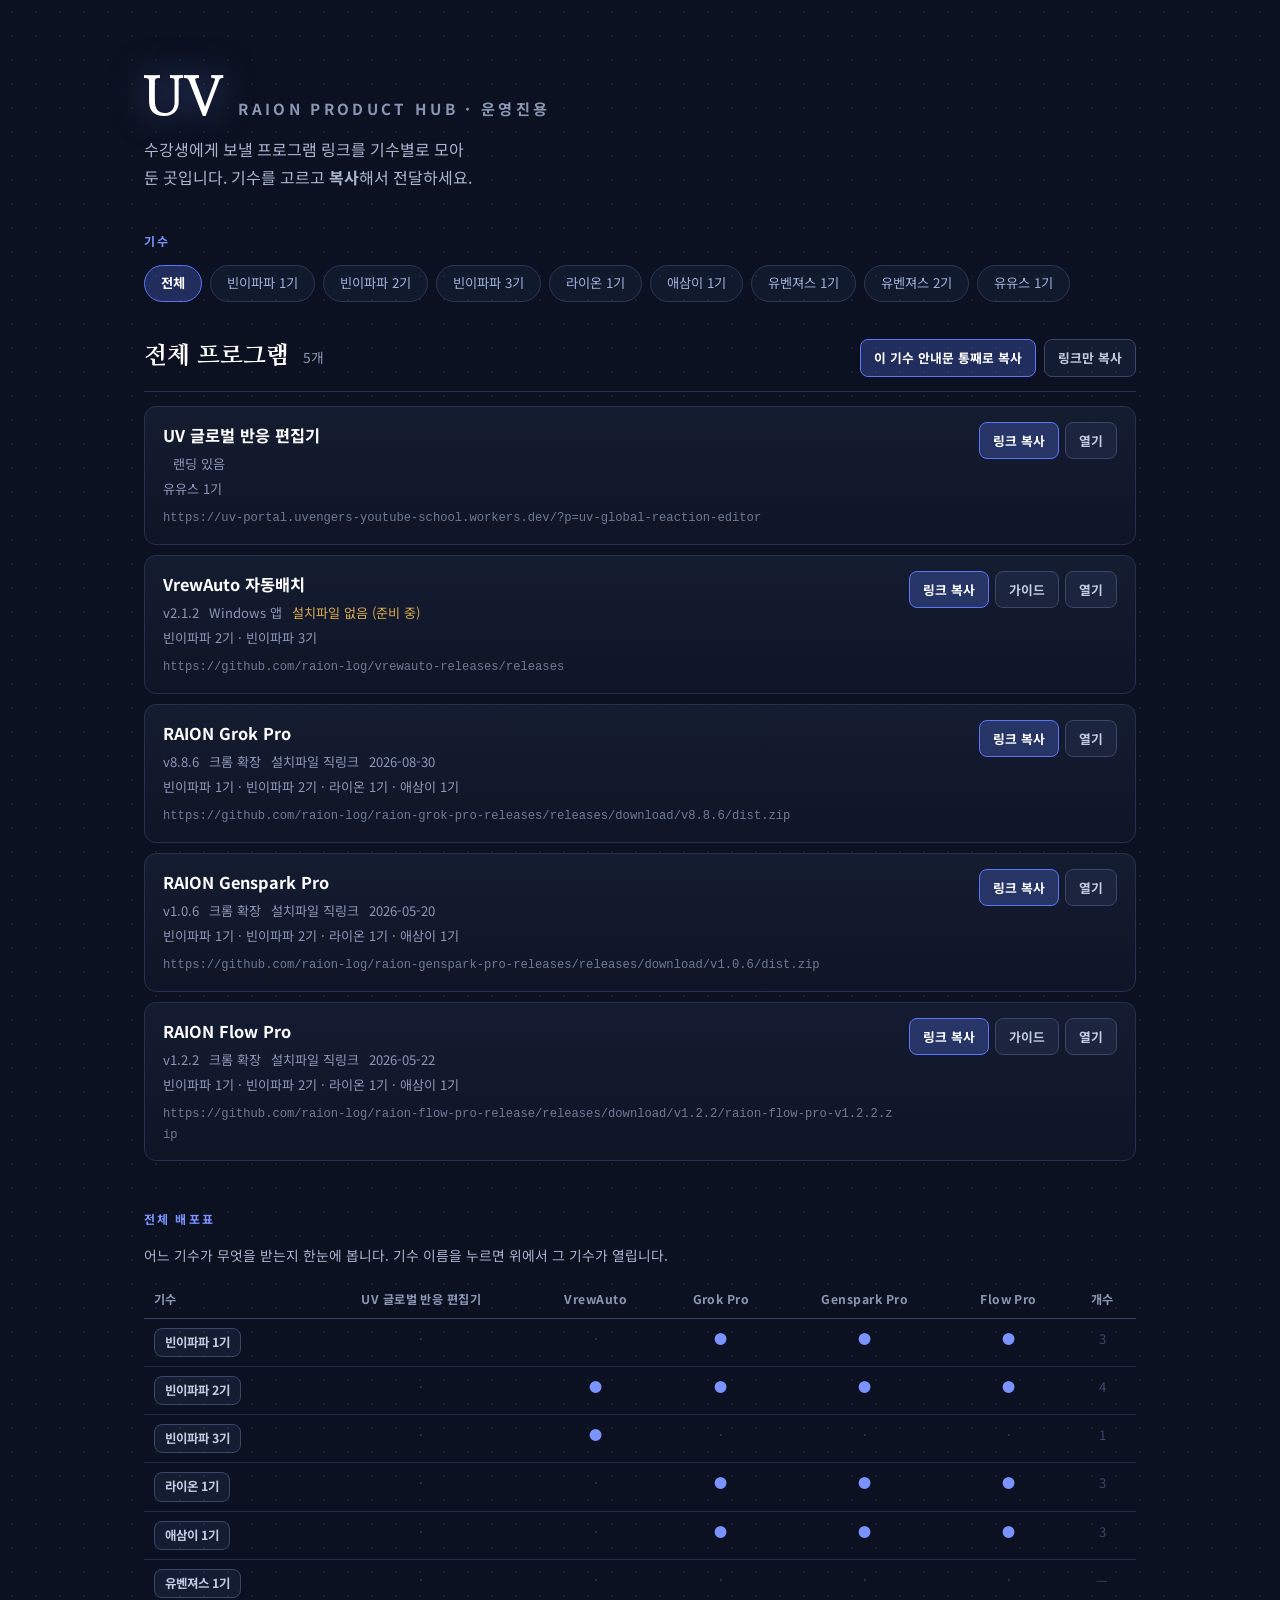
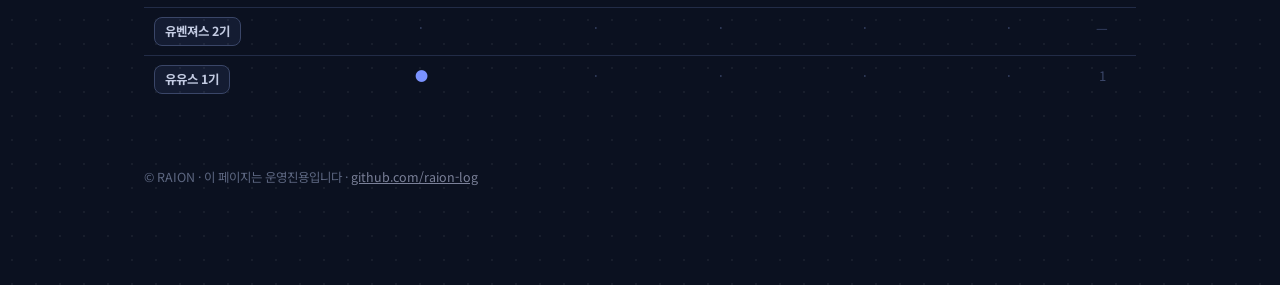
<file: index.html>
<!doctype html>
<html lang="ko">
<head>
<meta charset="utf-8">
<meta name="viewport" content="width=device-width,initial-scale=1">
<title>UV 제품 허브 — 운영진용</title>
<link rel="icon" href="data:image/svg+xml,%3Csvg xmlns='http://www.w3.org/2000/svg' viewBox='0 0 32 32'%3E%3Crect width='32' height='32' rx='7' fill='%230d1526'/%3E%3Ctext x='16' y='22' font-family='Georgia' font-size='14' font-weight='bold' fill='%237b93ff' text-anchor='middle'%3EUV%3C/text%3E%3C/svg%3E">
<link rel="stylesheet" href="https://fonts.googleapis.com/css2?family=Nanum+Myeongjo:wght@700;800&family=Noto+Sans+KR:wght@400;500;700&display=swap">
<link rel="stylesheet" href="uv.css">
<style>
/* ★운영진용 화면. 수강생에게 보내는 페이지가 아니라 **링크를 골라 복사하는 도구**다.
   공통 스타일은 uv.css 를 쓰고, 여기 필요한 것만 더한다
   (uv.css 는 지금 다른 작업이 만지는 중이라 건드리지 않는다). */
main{max-width:1040px}
.tag{max-width:640px}

/* 기수 줄 — 고른 기수와 개수를 크게 */
.picked{
  display:flex;align-items:baseline;gap:14px;flex-wrap:wrap;
  margin:34px 0 14px;padding-bottom:14px;border-bottom:1px solid #26314f;
}
.picked h2{
  font-family:"Nanum Myeongjo",serif;font-size:1.5rem;margin:0;color:#fff;font-weight:800;
}
.picked .count{color:#8b96b4;font-size:.86rem}
.picked .act{margin-left:auto;display:flex;gap:8px;flex-wrap:wrap}

/* 프로그램 한 줄 — 카드보다 촘촘하게. 훑고 복사하는 화면이다. */
.rows{display:grid;gap:10px}
.row{
  display:grid;grid-template-columns:1fr auto;gap:16px;align-items:start;
  border:1px solid #26314f;border-radius:12px;padding:15px 18px;
  background:linear-gradient(180deg,rgba(21,29,50,.92),rgba(15,21,38,.92));
}
.row .name{font-weight:700;color:#fff;font-size:1.02rem;display:flex;align-items:center;gap:10px;flex-wrap:wrap}
.row .name .ed{
  font-size:.76rem;font-weight:700;color:#b9c6ee;background:rgba(123,147,255,.16);
  border:1px solid #3d4a76;border-radius:999px;padding:2px 11px;
}
.row .sub{color:#8b96b4;font-size:.82rem;margin-top:4px;display:flex;gap:10px;flex-wrap:wrap}
.row .sub .warn{color:#d9a94e}
.row .link{
  margin-top:8px;font-family:Consolas,"D2Coding",monospace;font-size:.76rem;
  color:#6f7994;word-break:break-all;
}
.row .btns{display:flex;gap:6px;flex-wrap:wrap;justify-content:flex-end}

.btn{
  appearance:none;font:inherit;font-size:.8rem;font-weight:700;cursor:pointer;
  border:1px solid #3a4668;border-radius:8px;padding:7px 13px;
  color:#c3cbe2;background:rgba(123,147,255,.08);white-space:nowrap;
}
.btn:hover{border-color:#5b76f7;color:#fff;background:rgba(91,118,247,.22)}
.btn:focus-visible{outline:2px solid #7b93ff;outline-offset:2px}
.btn.primary{border-color:#5b76f7;background:rgba(91,118,247,.28);color:#fff}
.btn.done{border-color:#3f8f6a;background:rgba(79,190,139,.2);color:#9fe0c0}
.btn[disabled]{opacity:.4;cursor:not-allowed}
a.btn{text-decoration:none;display:inline-block}

/* 전체 배포표 — 기수 × 프로그램 */
.matrix{overflow-x:auto;margin-top:14px}
.matrix table{width:100%;border-collapse:collapse;font-size:.82rem}
.matrix th{
  text-align:left;font-weight:700;color:#8b96b4;padding:8px 10px;
  border-bottom:1.5px solid #3a4668;white-space:nowrap;font-size:.76rem;
}
.matrix th.p{text-align:center}
.matrix td{padding:9px 10px;border-bottom:1px solid #222c47;color:#c3cbe2;white-space:nowrap}
.matrix td.p{text-align:center;color:#3a4668}
.matrix td.on{color:#7b93ff;font-weight:700}
.matrix tr:hover td{background:rgba(123,147,255,.05)}
.matrix .none{color:#6f7994}

.toast{
  position:fixed;left:50%;bottom:28px;transform:translateX(-50%);
  background:#1b2540;border:1px solid #3f8f6a;color:#9fe0c0;
  padding:11px 22px;border-radius:10px;font-size:.86rem;font-weight:700;
  box-shadow:0 14px 40px rgba(0,0,0,.5);opacity:0;pointer-events:none;transition:opacity .18s;
}
.toast.show{opacity:1}
@media (prefers-reduced-motion:reduce){.toast{transition:none}}
@media (max-width:760px){
  .row{grid-template-columns:1fr}
  .row .btns{justify-content:flex-start}
}
</style>
</head>
<body>
<main>
  <div class="brand"><span class="uv">UV</span><small>RAION PRODUCT HUB · 운영진용</small></div>
  <p class="tag">수강생에게 보낼 프로그램 링크를 기수별로 모아 둔 곳입니다.
    기수를 고르고 <b>복사</b>해서 전달하세요.</p>

  <p class="section">기수</p>
  <ul class="courses" id="courses"></ul>

  <div class="picked">
    <h2 id="pickname">—</h2>
    <span class="count" id="pickcount"></span>
    <span class="act">
      <button class="btn primary" id="copyall" type="button">이 기수 안내문 통째로 복사</button>
      <button class="btn" id="copylinks" type="button">링크만 복사</button>
    </span>
  </div>

  <div class="rows" id="rows"></div>
  <p class="empty" id="empty" hidden></p>

  <p class="section" style="margin-top:48px">전체 배포표</p>
  <p class="tag" style="margin-bottom:0;font-size:.86rem">어느 기수가 무엇을 받는지 한눈에 봅니다.
    기수 이름을 누르면 위에서 그 기수가 열립니다.</p>
  <div class="matrix" id="matrix"></div>

  <footer>© RAION · 이 페이지는 운영진용입니다 ·
    <a href="https://github.com/raion-log">github.com/raion-log</a></footer>
</main>

<div class="toast" id="toast" role="status" aria-live="polite"></div>

<!-- 기수·프로그램 데이터는 embed.js 가 불러온다. 새 프로그램이 생기면
     products/ 에 파일을 만들고 embed.js 의 목록에만 한 줄 더하면 된다. -->
<script src="embed.js"></script>
<script>
UV.ready.then(({ courses, items }) => {
  const $ = (id) => document.getElementById(id);
  const rows = $('rows'), bar = $('courses'), empty = $('empty');
  const esc = (s) => String(s == null ? '' : s);

  // 전달할 주소 — 랜딩이 있으면 랜딩, 없으면 설치파일, 그것도 없으면 버전 목록.
  const 주소 = (p) => p.site || p.download || p.releases || '';
  const 상태 = (p) => p.site ? '랜딩 있음' : p.download ? '설치파일 직링크' : '설치파일 없음 (준비 중)';
  const 안됨 = (p) => !p.site && !p.download;
  // 안내문에 넣을 가이드 링크 — notes 안의 <a href> 를 그대로 쓴다.
  const 가이드 = (p) => {
    const m = (p.notes || []).join(' ').match(/href="([^"]+)"/);
    return m ? m[1] : '';
  };

  let 지금 = '';

  const 알림 = (말) => {
    const t = $('toast');
    t.textContent = 말;
    t.classList.add('show');
    clearTimeout(알림._t);
    알림._t = setTimeout(() => t.classList.remove('show'), 1600);
  };

  // ★file:// 나 옛 브라우저에서는 navigator.clipboard 가 없다. 그때도 되게 둔다.
  const 복사 = async (글, 말) => {
    try {
      await navigator.clipboard.writeText(글);
    } catch {
      const ta = document.createElement('textarea');
      ta.value = 글;
      ta.style.cssText = 'position:fixed;left:-9999px';
      document.body.append(ta);
      ta.select();
      try { document.execCommand('copy'); } catch { /* 그래도 안 되면 알림만 */ }
      ta.remove();
    }
    알림(말 || '복사했습니다');
  };

  // ★「전체」는 기수와 무관하게 우리 프로그램을 통째로 본다 — 운영진이
  //   「지금 뭐가 다 있지」를 확인하는 자리다.
  const ALL = '전체';
  const 그기수 = (기수) =>
    (기수 === ALL ? items : items.filter((p) => (p.courses || []).includes(기수)));

  const 안내문 = (기수) => {
    const 줄 = [기수 === ALL ? '[전체 프로그램]' : `[${기수}] 프로그램 안내`, ''];
    그기수(기수).forEach((p) => {
      const 이름 = p.name + (p.edition ? ` (${p.edition})` : '');
      줄.push(`■ ${이름}${p.version ? ' v' + p.version : ''}`
        + (p.kind === 'ext' ? ' — 크롬 확장' : ''));
      줄.push(`   ${주소(p)}`);
      const g = 가이드(p);
      if (g) 줄.push(`   설치 가이드: ${g}`);
      줄.push('');
    });
    return 줄.join('\n').trim();
  };

  const 그리기 = (기수) => {
    지금 = 기수;
    const 목록 = 그기수(기수);
    $('pickname').textContent = 기수 === ALL ? '전체 프로그램' : 기수;
    $('pickcount').textContent = 목록.length
      ? (기수 === ALL ? `${목록.length}개` : `프로그램 ${목록.length}개`) : '';
    $('copyall').disabled = !목록.length;
    $('copylinks').disabled = !목록.length;
    empty.hidden = !!목록.length;
    empty.textContent = `「${기수}」에 배포되는 프로그램이 아직 없습니다.`;

    rows.innerHTML = '';
    목록.forEach((p) => {
      const el = document.createElement('div');
      el.className = 'row';
      const g = 가이드(p);
      el.innerHTML = `
        <div>
          <div class="name">${esc(p.name)}
            ${p.edition ? `<span class="ed">${esc(p.edition)}</span>` : ''}</div>
          <div class="sub">
            ${p.version ? `<span>v${esc(p.version)}</span>` : ''}
            <span>${p.kind === 'ext' ? '크롬 확장' : p.kind === 'win' ? 'Windows 앱' : ''}</span>
            <span class="${안됨(p) ? 'warn' : ''}">${상태(p)}</span>
            ${p.published ? `<span>${esc(p.published)}</span>` : ''}
          </div>
          <div class="sub" style="margin-top:2px">
            <span>${(p.courses || []).length
              ? esc((p.courses || []).join(' · ')) : '배포 기수 미정'}</span>
          </div>
          <div class="link">${esc(주소(p))}</div>
        </div>
        <div class="btns">
          <button class="btn primary" data-copy="${esc(주소(p))}">링크 복사</button>
          ${g ? `<button class="btn" data-copy="${esc(g)}" data-what="가이드 링크">가이드</button>` : ''}
          <a class="btn" href="${esc(주소(p))}" target="_blank" rel="noopener">열기</a>
        </div>`;
      rows.append(el);
    });

    bar.querySelectorAll('button').forEach((b) => {
      b.setAttribute('aria-pressed', String(b.dataset.name === 기수));
    });
    try { localStorage.setItem('uv-course', 기수); } catch { /* 사생활 보호 창이면 넘어간다 */ }
  };

  // 링크 복사 (행 안의 단추는 위임으로 받는다)
  rows.addEventListener('click', (e) => {
    const b = e.target.closest('button[data-copy]');
    if (!b) return;
    복사(b.dataset.copy, (b.dataset.what || '링크') + ' 복사했습니다');
    b.classList.add('done');
    setTimeout(() => b.classList.remove('done'), 1200);
  });

  $('copyall').addEventListener('click', () => 복사(안내문(지금), '안내문을 복사했습니다'));
  $('copylinks').addEventListener('click',
    () => 복사(그기수(지금).map((p) => 주소(p)).join('\n'), '링크를 복사했습니다'));

  // ── 기수 단추
  [ALL, ...courses].forEach((name) => {
    const li = document.createElement('li');
    const btn = document.createElement('button');
    btn.type = 'button';
    btn.textContent = name;
    btn.dataset.name = name;
    btn.setAttribute('aria-pressed', 'false');
    btn.addEventListener('click', () => 그리기(name));
    li.append(btn);
    bar.append(li);
  });

  // ── 전체 배포표
  const m = document.createElement('table');
  const 머리 = items.map((p) =>
    `<th class="p">${esc(p.name.replace('RAION ', '').replace(' 자동배치', ''))}`
    + `${p.edition ? `<br><span style="font-weight:400;opacity:.7">${esc(p.edition.split(' · ')[0])}</span>` : ''}</th>`
  ).join('');
  m.innerHTML = `<tr><th>기수</th>${머리}<th class="p">개수</th></tr>`
    + courses.map((c) => {
        const 칸 = items.map((p) =>
          (p.courses || []).includes(c)
            ? '<td class="p on">●</td>' : '<td class="p">·</td>').join('');
        const n = 그기수(c).length;
        return `<tr><td><button class="btn" data-go="${esc(c)}"`
          + ` style="padding:3px 10px;font-size:.78rem">${esc(c)}</button></td>`
          + `${칸}<td class="p ${n ? '' : 'none'}">${n || '—'}</td></tr>`;
      }).join('');
  $('matrix').append(m);
  m.addEventListener('click', (e) => {
    const b = e.target.closest('button[data-go]');
    if (!b) return;
    그리기(b.dataset.go);
    document.querySelector('.picked').scrollIntoView({ behavior: 'smooth', block: 'center' });
  });

  // 지난번에 보던 기수를 기억한다. 없으면 맨 끝(가장 최근).
  let 처음 = ALL;
  try {
    const saved = localStorage.getItem('uv-course');
    if (saved && (saved === ALL || courses.includes(saved))) 처음 = saved;
  } catch { /* 못 읽으면 전체 */ }
  그리기(처음);
}).catch((e) => {
  document.getElementById('empty').hidden = false;
  document.getElementById('empty').textContent =
    '프로그램 목록을 불러오지 못했습니다. 새로고침해 보세요.';
  console.error(e);
});
</script>
</body>
</html>
</file>
<file: uv.css>
/* UV 무대 — 제품 진행 화면의 짙은 남색 도트 무대를 그대로 잇는 단일 테마.
   ★허브(index.html)와 프로그램 페이지(reaction/·vrewauto/·grok/)가 같이 쓴다.
     예전엔 index.html 안에 인라인으로 있었는데, 페이지가 넷이 되면서 한 벌로 뺐다 —
     네 번 복사해 두면 한 곳만 고쳐지고 나머지가 조용히 낡는다. */
*{box-sizing:border-box}
html,body{margin:0}
body{
  background:#0b1120 radial-gradient(rgba(255,255,255,.055) 1px,transparent 1px);
  background-size:24px 24px;
  color:#e8ecf7;
  font:16px/1.7 "Noto Sans KR","Pretendard","Malgun Gothic",sans-serif;
  min-height:100vh;
  /* ★한글은 단어 단위로 줄을 바꾼다. 없으면 「쓰시는」이 「쓰 / 시는」으로 쪼개진다. */
  word-break:keep-all;
}
main{max-width:880px;margin:0 auto;padding:72px 24px 96px}

/* ── 머리 ─────────────────────────────────────────── */
.brand{display:flex;align-items:baseline;gap:14px;margin-bottom:10px}
.brand .uv{
  font-family:"Nanum Myeongjo",serif;font-weight:800;font-size:3.4rem;line-height:1;
  color:#fff;letter-spacing:.02em;
  text-shadow:0 0 34px rgba(123,147,255,.55);
}
.brand small{color:#8b96b4;font-size:.95rem;letter-spacing:.22em;font-weight:700}
.tag{color:#aab4cf;max-width:560px;margin:0 0 40px;text-wrap:balance}
.section{letter-spacing:.18em;font-size:.75rem;font-weight:700;color:#7b93ff;margin:0 0 14px}

/* 프로그램 페이지의 되돌아가기 */
.back{
  display:inline-block;color:#8b96b4;text-decoration:none;font-size:.85rem;
  margin-bottom:18px;border-bottom:1px dashed #3a4668;
}
.back:hover{color:#c3cbe2}

/* ── 카드 ─────────────────────────────────────────── */
.card{
  background:linear-gradient(180deg,rgba(21,29,50,.92),rgba(15,21,38,.92));
  border:1px solid #26314f;border-radius:16px;padding:30px 30px 26px;
  box-shadow:0 18px 50px rgba(0,0,0,.45);
}
.card h2{font-family:"Nanum Myeongjo",serif;font-weight:800;font-size:1.7rem;margin:0 0 4px;color:#fff}
.card .en{color:#8b96b4;font-size:.86rem;margin:0 0 16px}
.card p{margin:0 0 20px;color:#c3cbe2;max-width:560px}

/* 허브의 프로그램 블록 — 카드 전체가 링크다 */
.blocks{display:grid;gap:16px;margin:0}
a.block{
  display:block;text-decoration:none;color:inherit;position:relative;
  transition:border-color .15s,transform .15s,box-shadow .15s;
}
a.block:hover{border-color:#3f4f7d;transform:translateY(-2px);box-shadow:0 22px 58px rgba(0,0,0,.55)}
a.block:focus-visible{outline:2px solid #7b93ff;outline-offset:3px}
a.block .go{
  position:absolute;right:26px;top:30px;color:#7b93ff;font-size:1.4rem;line-height:1;
}
a.block.pending{opacity:.62}
a.block.pending:hover{transform:none}

/* ── 배지 ─────────────────────────────────────────── */
.meta{display:flex;flex-wrap:wrap;gap:8px;margin:0 0 22px;padding:0;list-style:none}
.meta li{
  border:1px solid #2b3757;border-radius:999px;padding:3px 13px;
  font-size:.8rem;color:#9fb0d8;background:rgba(123,147,255,.07);
}
.meta li.course{border-color:#3d4a76;color:#b9c6ee;background:rgba(123,147,255,.14)}
.meta li.wait{border-color:#4a4436;color:#c9b98c;background:rgba(201,185,140,.09)}
.meta li.kind{border-color:#2f4a44;color:#93c9bb;background:rgba(147,201,187,.08)}

/* 같은 프로그램의 계보 이름 — VrewAuto 통합반/신규반처럼 반드시 갈라 보여야 하는 것 */
.card h2 .edition{
  display:inline-block;margin-left:12px;vertical-align:middle;
  font-family:"Noto Sans KR",sans-serif;font-size:.8rem;font-weight:700;
  color:#b9c6ee;background:rgba(123,147,255,.16);border:1px solid #3d4a76;
  border-radius:999px;padding:3px 13px;
}

/* ── 단추 ─────────────────────────────────────────── */
.dl{
  display:inline-block;background:#5b76f7;color:#fff;text-decoration:none;
  font-weight:700;padding:13px 26px;border-radius:10px;font-size:1.02rem;
  box-shadow:0 8px 26px rgba(91,118,247,.38);
}
.dl:hover{background:#6d85ff}
.alt{margin-left:14px;color:#8b96b4;font-size:.85rem;text-decoration:none;border-bottom:1px dashed #3a4668}
.alt:hover{color:#c3cbe2}
.fine{margin-top:18px;color:#77809b;font-size:.8rem;line-height:1.8}
/* 안내문 속 링크 — 기본 파랑은 이 배경에서 거의 안 보인다 */
.fine a{color:#7b93ff}
.fine code{
  font-family:Consolas,"D2Coding",monospace;font-size:.92em;color:#9fb0d8;
  background:rgba(255,255,255,.05);padding:1px 6px;border-radius:5px;word-break:break-all;
}
.soon{
  margin-top:26px;border:1px dashed #2b3757;border-radius:16px;padding:20px 26px;
  color:#6f7994;font-size:.9rem;background:rgba(13,21,38,.5);
}
footer{margin-top:64px;color:#5d6781;font-size:.78rem}
footer a{color:#7b8199}

/* ── 강의·기수 고르기 ─────────────────────────────── */
.courses{display:flex;flex-wrap:wrap;gap:8px;margin:0 0 22px;padding:0;list-style:none}
.courses button{
  appearance:none;font:inherit;font-size:.83rem;cursor:pointer;
  border:1px solid #2b3757;border-radius:999px;padding:6px 16px;
  color:#9fb0d8;background:rgba(123,147,255,.06);
}
.courses button:hover{border-color:#3f4f7d;color:#dbe2f5}
.courses button[aria-pressed="true"]{
  border-color:#5b76f7;color:#fff;background:rgba(91,118,247,.28);font-weight:700;
}
.courses button:focus-visible{outline:2px solid #7b93ff;outline-offset:2px}
.empty{color:#6f7994;font-size:.9rem;padding:22px 4px}

/* ── 탭 (프로그램 페이지) ─────────────────────────── */
.tabs{display:flex;gap:4px;margin:34px 0 0;border-bottom:1px solid #26314f;flex-wrap:wrap}
.tab{
  appearance:none;background:none;border:0;border-bottom:2px solid transparent;
  padding:11px 16px;font:inherit;font-size:.96rem;font-weight:700;
  color:#8b96b4;cursor:pointer;border-radius:8px 8px 0 0;
}
.tab:hover{color:#dbe2f5;background:rgba(123,147,255,.06)}
.tab[aria-selected="true"]{color:#fff;border-bottom-color:#5b76f7}
.tab:focus-visible{outline:2px solid #7b93ff;outline-offset:-2px}
.panel{padding-top:28px}
.panel[hidden]{display:none}
.panel h3{font-family:"Nanum Myeongjo",serif;font-size:1.22rem;margin:0 0 8px;color:#fff}
.panel h3.mt{margin-top:34px}
.panel p{color:#c3cbe2;margin:0 0 14px;max-width:620px}
.panel .small{font-size:.88rem;color:#9aa5c0}

/* ── 사양 접이식 ──────────────────────────────────
   ★허브는 「단순 보여주는 리스트」다. 사양표를 늘 펼쳐 두면 카드 하나가 화면을
     다 먹어 목록이 안 읽힌다. 그래서 접어 두고 필요한 사람만 펼친다. */
details.spec{margin-top:22px;border-top:1px solid #26314f;padding-top:16px}
details.spec summary{
  cursor:pointer;color:#9fb0d8;font-size:.88rem;font-weight:700;
  list-style:none;display:flex;align-items:center;gap:8px;
}
details.spec summary::-webkit-details-marker{display:none}
details.spec summary::before{content:'▸';color:#7b93ff;display:inline-block;transition:transform .15s}
details.spec[open] summary::before{transform:rotate(90deg)}
details.spec summary:hover{color:#dbe2f5}
details.spec summary:focus-visible{outline:2px solid #7b93ff;outline-offset:3px;border-radius:4px}
.specbody{padding-top:18px}
.specbody .small{color:#9aa5c0;font-size:.88rem}
@media (prefers-reduced-motion:reduce){details.spec summary::before{transition:none}}

/* ── 사양표 ───────────────────────────────────────── */
.tablewrap{overflow-x:auto}
table{width:100%;border-collapse:collapse;font-size:.92rem}
th{
  text-align:left;font-size:.76rem;font-weight:700;letter-spacing:.04em;
  color:#8b96b4;padding:0 14px 9px 0;border-bottom:1.5px solid #3a4668;
}
th.rec{color:#7b93ff;background:rgba(123,147,255,.09);padding-left:14px}
td{padding:12px 14px 12px 0;border-bottom:1px solid #222c47;vertical-align:top;color:#c3cbe2}
td.rec{background:rgba(123,147,255,.09);padding-left:14px;color:#fff;font-weight:600}
tr:last-child td{border-bottom:0}
td.item{font-weight:700;white-space:nowrap;color:#e8ecf7}
td.hit{color:#f0938a}

/* ── 되는 것 / 안 되는 것 ─────────────────────────── */
.split{display:grid;grid-template-columns:1fr 1fr;gap:16px;margin-top:6px}
.col{border:1px solid #26314f;border-radius:14px;padding:20px 22px;background:rgba(13,21,38,.55)}
.col.yes{border-top:2px solid #4fbe8b}
.col.no{border-top:2px solid #e0796f}
.col h4{margin:0 0 14px;font-size:.98rem}
.col.yes h4{color:#4fbe8b}
.col.no h4{color:#e0796f}
.col ul{margin:0;padding:0;list-style:none;display:grid;gap:11px}
.col li{display:grid;grid-template-columns:14px 1fr;gap:9px;font-size:.9rem;line-height:1.6;color:#c3cbe2}
.col i{font-style:normal;font-weight:700}
.col.yes i{color:#4fbe8b}
.col.no i{color:#e0796f}
.col b{color:#fff;font-weight:600}
.col small{display:block;color:#8b96b4;font-size:.8rem;line-height:1.55}

.gate{
  margin-top:22px;border:1px solid #3a4668;border-left:3px solid #7b93ff;
  border-radius:0 14px 14px 0;padding:18px 22px;background:rgba(123,147,255,.07);
}
.gate h4{margin:0 0 4px;font-size:.98rem;color:#fff}
.ways{display:grid;grid-template-columns:1fr 1fr;gap:10px;margin-top:12px}
.way{border:1px solid #2b3757;border-radius:10px;padding:12px 15px;background:rgba(13,21,38,.6)}
.way span{display:block;color:#8b96b4;font-size:.76rem;margin-bottom:2px}
.way b{color:#fff;font-size:.94rem}

.steps{margin:0;padding-left:20px;color:#c3cbe2;line-height:1.9}
.steps b{color:#fff}

.specmeta{border:1px solid #26314f;border-radius:12px;overflow:hidden;margin-top:6px}
.specmeta div{display:grid;grid-template-columns:92px 1fr;gap:14px;padding:11px 16px;font-size:.86rem}
.specmeta div+div{border-top:1px solid #222c47}
.specmeta .k{color:#8b96b4}
.specmeta code{
  font-family:Consolas,"D2Coding",monospace;color:#9fb0d8;word-break:break-all;font-size:.92em;
}

@media (max-width:700px){
  main{padding:48px 18px 64px}
  .brand .uv{font-size:2.6rem}
  .split,.ways{grid-template-columns:1fr}
  .card{padding:24px 22px 22px}
  a.block .go{display:none}
}
@media (prefers-reduced-motion:reduce){
  a.block{transition:none}
  a.block:hover{transform:none}
}
</file>
